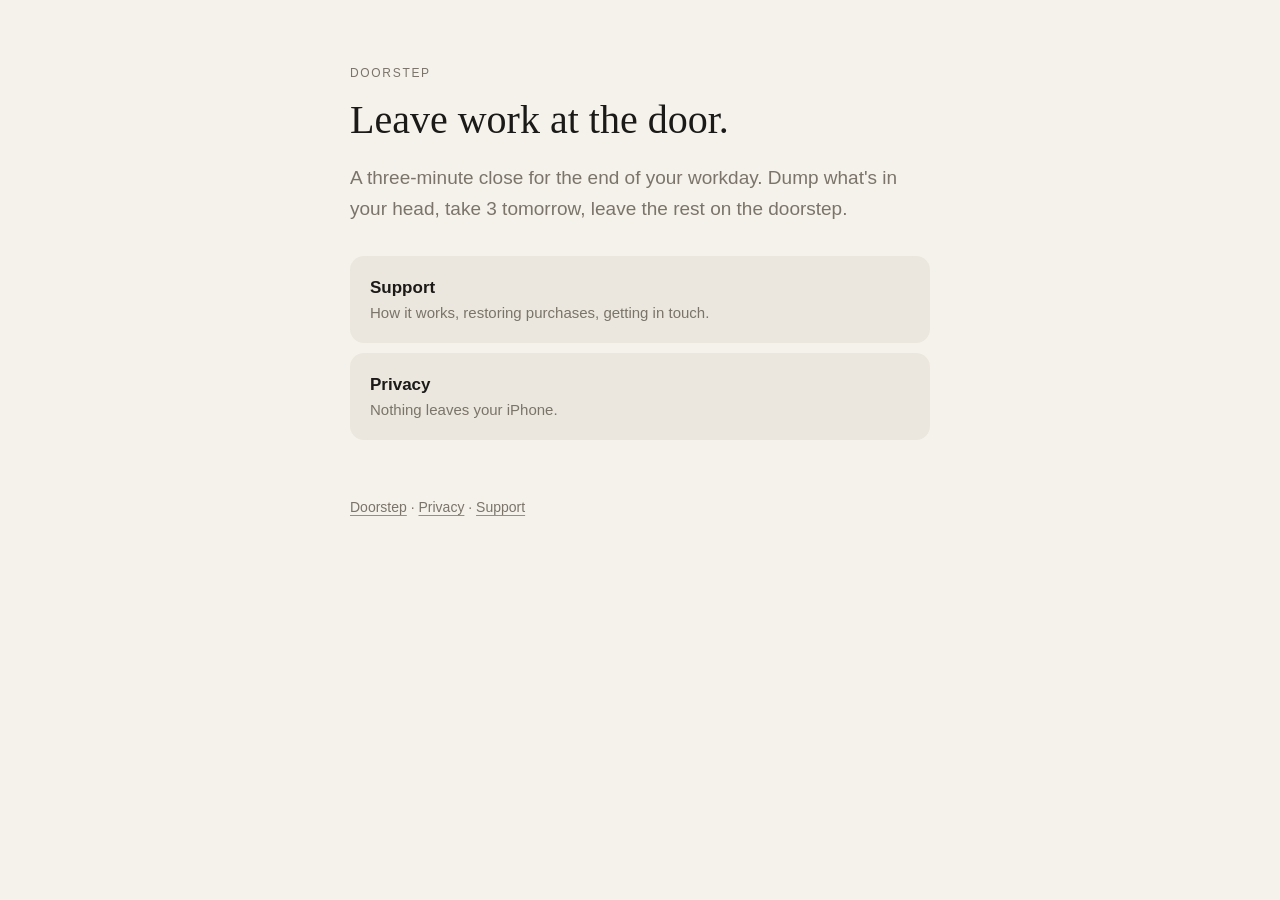
<file: index.html>
<!doctype html>
<html lang="en">
<head>
<meta charset="utf-8">
<meta name="viewport" content="width=device-width, initial-scale=1">
<title>Doorstep</title>
<link rel="stylesheet" href="style.css">
</head>
<body>
<main>
<p class="eyebrow">Doorstep</p>
<h1>Leave work at the door.</h1>
<p class="lede">A three-minute close for the end of your workday. Dump what's in your head, take 3 tomorrow, leave the rest on the doorstep.</p>
<div class="links">
<a href="support.html">Support<span>How it works, restoring purchases, getting in touch.</span></a>
<a href="privacy.html">Privacy<span>Nothing leaves your iPhone.</span></a>
</div>
<footer><a href="index.html">Doorstep</a> &middot; <a href="privacy.html">Privacy</a> &middot; <a href="support.html">Support</a></footer>
</main>
</body>
</html>
</file>
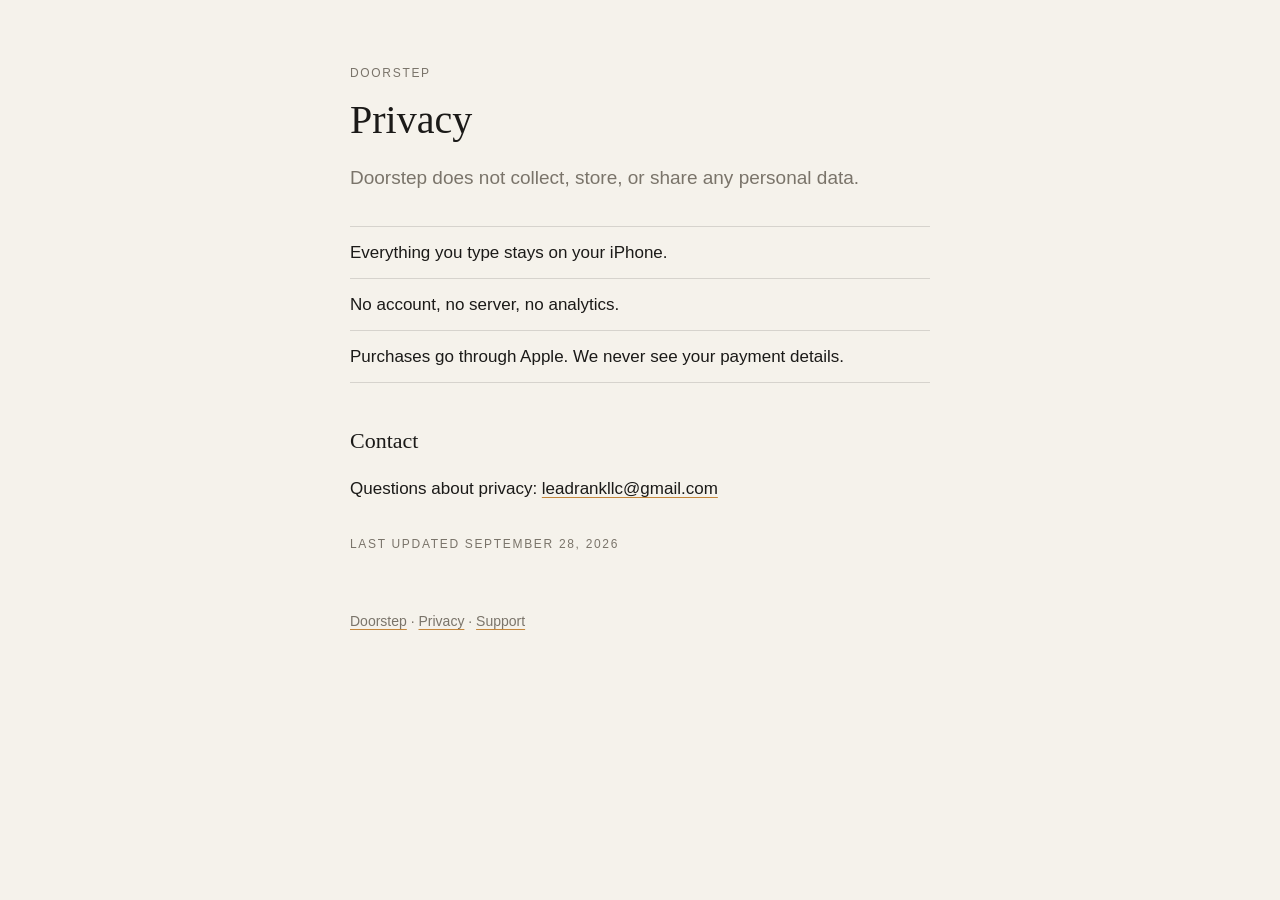
<file: privacy.html>
<!doctype html>
<html lang="en">
<head>
<meta charset="utf-8">
<meta name="viewport" content="width=device-width, initial-scale=1">
<title>Doorstep Privacy</title>
<link rel="stylesheet" href="style.css">
</head>
<body>
<main>
<p class="eyebrow">Doorstep</p>
<h1>Privacy</h1>
<p class="lede">Doorstep does not collect, store, or share any personal data.</p>
<ul>
<li>Everything you type stays on your iPhone.</li>
<li>No account, no server, no analytics.</li>
<li>Purchases go through Apple. We never see your payment details.</li>
</ul>
<h2>Contact</h2>
<p>Questions about privacy: <a href="mailto:leadrankllc@gmail.com">leadrankllc@gmail.com</a></p>
<p class="eyebrow" style="margin-top:32px">Last updated September 28, 2026</p>
<footer><a href="index.html">Doorstep</a> &middot; <a href="privacy.html">Privacy</a> &middot; <a href="support.html">Support</a></footer>
</main>
</body>
</html>
</file>
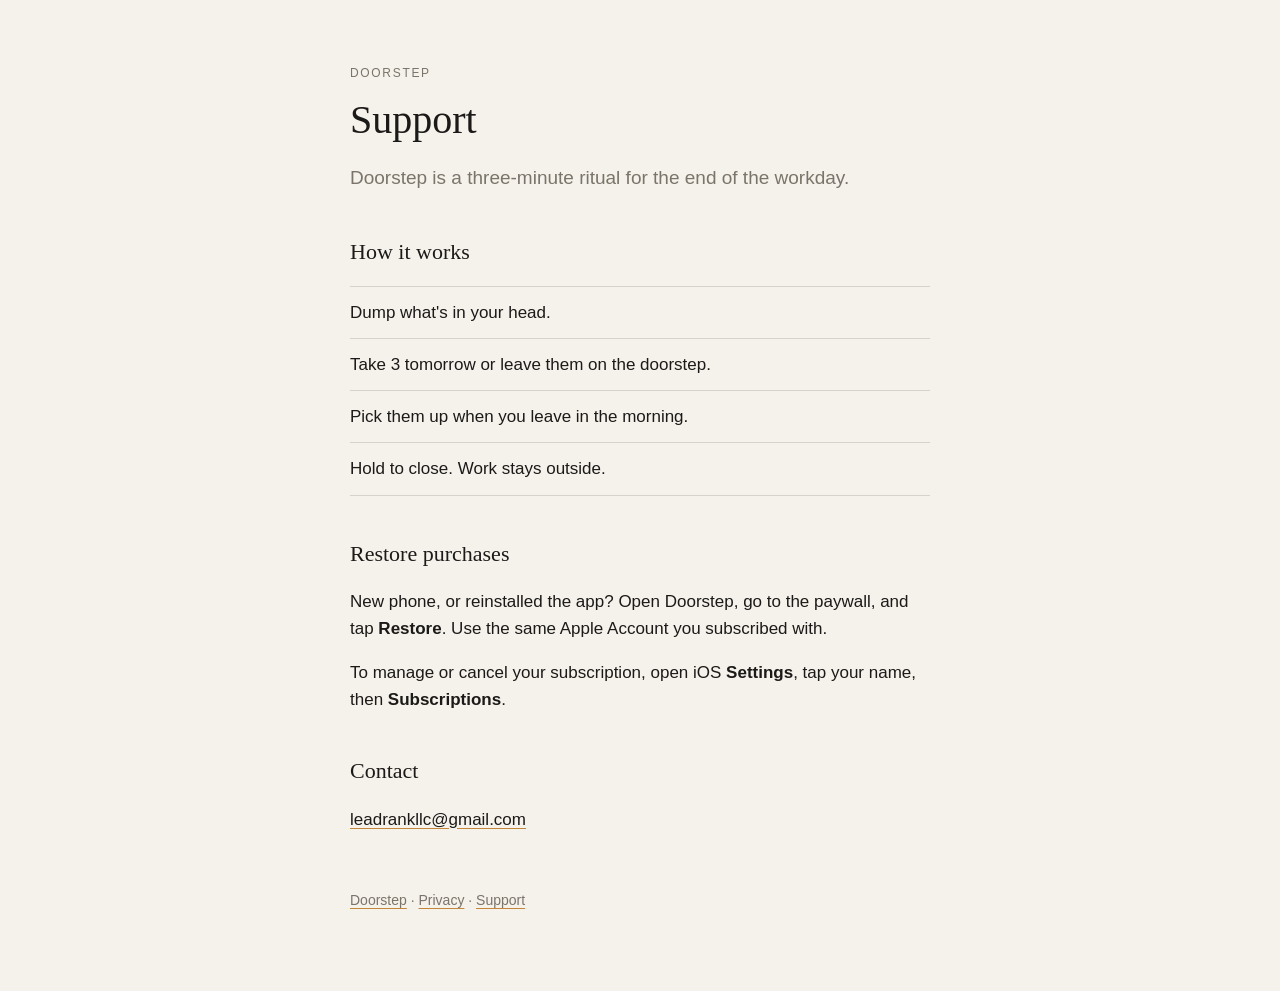
<file: support.html>
<!doctype html>
<html lang="en">
<head>
<meta charset="utf-8">
<meta name="viewport" content="width=device-width, initial-scale=1">
<title>Doorstep Support</title>
<link rel="stylesheet" href="style.css">
</head>
<body>
<main>
<p class="eyebrow">Doorstep</p>
<h1>Support</h1>
<p class="lede">Doorstep is a three-minute ritual for the end of the workday.</p>
<h2>How it works</h2>
<ul>
<li>Dump what's in your head.</li>
<li>Take 3 tomorrow or leave them on the doorstep.</li>
<li>Pick them up when you leave in the morning.</li>
<li>Hold to close. Work stays outside.</li>
</ul>
<h2>Restore purchases</h2>
<p>New phone, or reinstalled the app? Open Doorstep, go to the paywall, and tap <b>Restore</b>. Use the same Apple Account you subscribed with.</p>
<p>To manage or cancel your subscription, open iOS <b>Settings</b>, tap your name, then <b>Subscriptions</b>.</p>
<h2>Contact</h2>
<p><a href="mailto:leadrankllc@gmail.com">leadrankllc@gmail.com</a></p>
<footer><a href="index.html">Doorstep</a> &middot; <a href="privacy.html">Privacy</a> &middot; <a href="support.html">Support</a></footer>
</main>
</body>
</html>
</file>
<file: style.css>
:root { --paper:#F5F2EB; --surface:#EBE7DE; --ink:#1B1A18; --muted:#7A746A; --line:rgba(27,26,24,.14); --amber:#C4863B; }
@media (prefers-color-scheme: dark) {
  :root { --paper:#121110; --surface:#1E1C19; --ink:#EFE9DF; --muted:#8F887B; --line:rgba(239,233,223,.14); --amber:#E2A75F; }
}
* { box-sizing:border-box; }
body { margin:0; background:var(--paper); color:var(--ink); font:17px/1.6 -apple-system, BlinkMacSystemFont, "Helvetica Neue", sans-serif; -webkit-font-smoothing:antialiased; }
main { max-width:620px; margin:0 auto; padding:64px 20px 80px; }
.eyebrow { font-size:12px; letter-spacing:.14em; text-transform:uppercase; color:var(--muted); margin:0 0 14px; }
h1 { font-family:"New York", "Iowan Old Style", Georgia, serif; font-weight:500; font-size:40px; line-height:1.15; margin:0 0 20px; }
h2 { font-family:"New York", "Iowan Old Style", Georgia, serif; font-weight:500; font-size:22px; margin:40px 0 8px; }
p, li { color:var(--ink); }
.lede { color:var(--muted); font-size:19px; margin:0 0 32px; }
ul { padding-left:0; list-style:none; }
li { padding:12px 0; border-bottom:1px solid var(--line); }
li:first-child { border-top:1px solid var(--line); }
a { color:var(--ink); text-decoration-color:var(--amber); text-underline-offset:3px; }
.links a { display:block; padding:18px 20px; margin:10px 0; background:var(--surface); border-radius:14px; text-decoration:none; font-weight:600; }
.links a span { display:block; font-weight:400; color:var(--muted); font-size:15px; }
footer { margin-top:56px; font-size:14px; color:var(--muted); }
footer a { color:var(--muted); }
</file>
